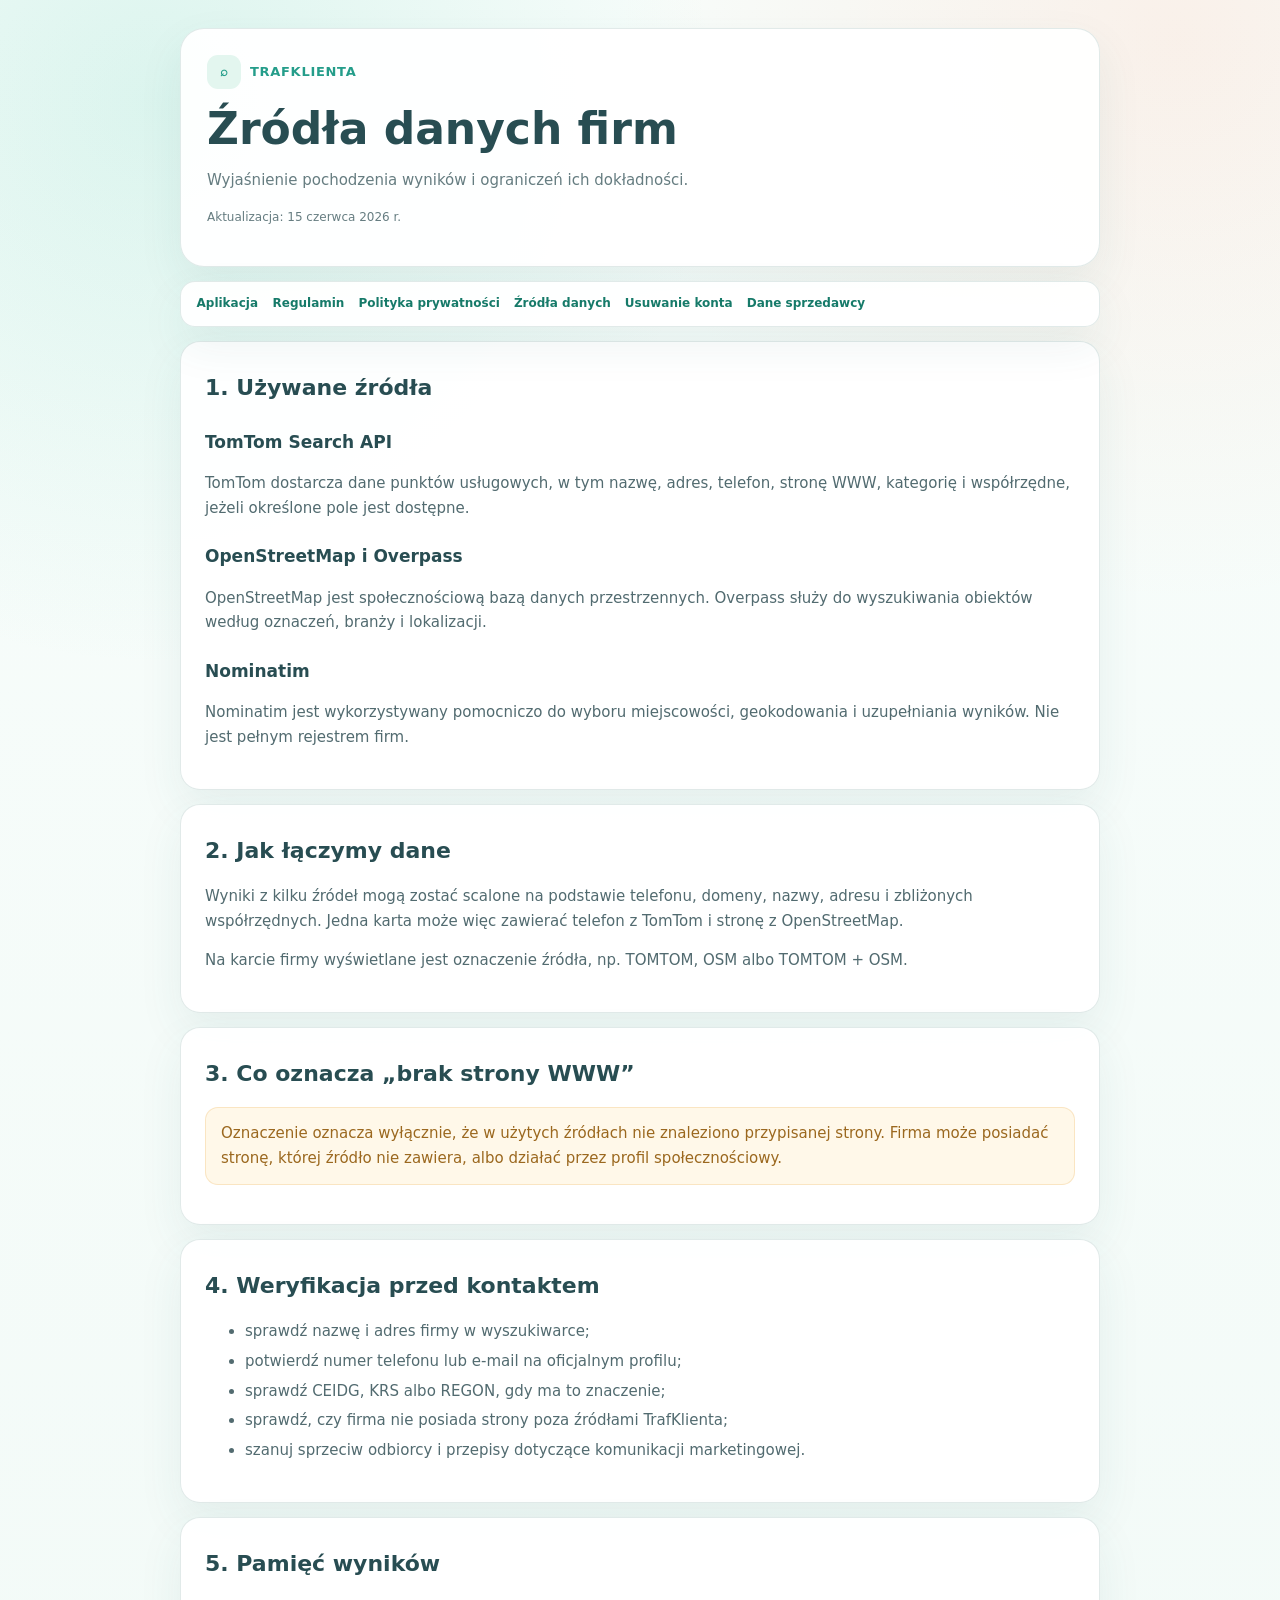
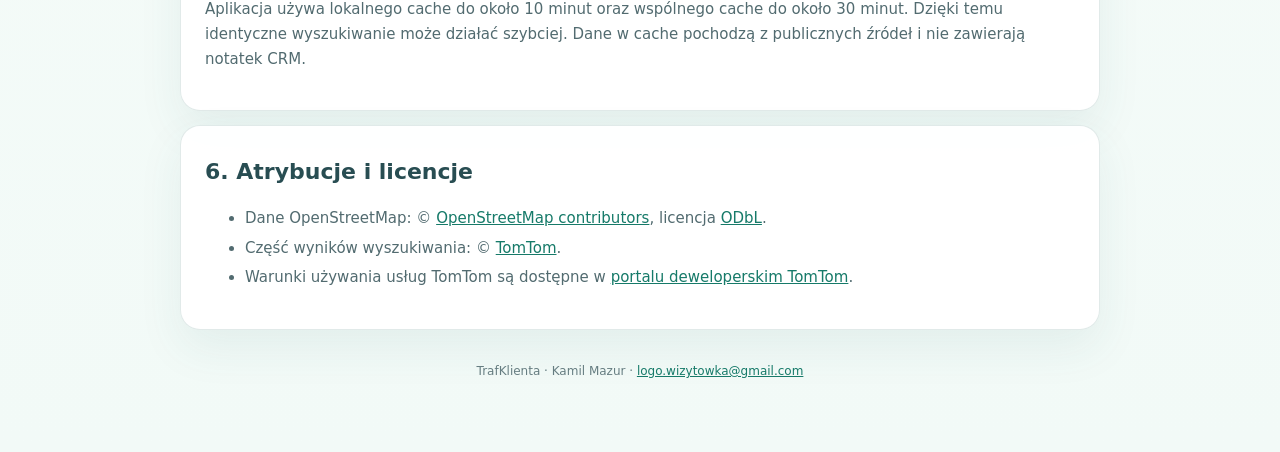
<file: data-sources.html>
<!doctype html>
    <html lang="pl">
    <head>
      <meta charset="utf-8" />
      <meta name="viewport" content="width=device-width,initial-scale=1" />
      <meta name="theme-color" content="#f2faf7" />
      <title>Źródła danych firm — TrafKlienta</title>
      <meta name="description" content="Wyjaśnienie pochodzenia wyników i ograniczeń ich dokładności." />
      <link rel="stylesheet" href="./legal.css" />
    </head>
    <body>
      <main class="page-shell">
        <header class="legal-header">
          <div class="brand"><span class="brand-mark">⌕</span> TrafKlienta</div>
          <h1>Źródła danych firm</h1>
          <p class="lead">Wyjaśnienie pochodzenia wyników i ograniczeń ich dokładności.</p>
          <p class="version">Aktualizacja: 15 czerwca 2026 r.</p>
        </header>

    <nav class="legal-nav" aria-label="Dokumenty">
      <a href="./index.html">Aplikacja</a>
      <a href="./terms.html">Regulamin</a>
      <a href="./privacy.html">Polityka prywatności</a>
      <a href="./data-sources.html">Źródła danych</a>
      <a href="./delete-account.html">Usuwanie konta</a>
          <a href="./seller-info.html">Dane sprzedawcy</a>
    </nav>


<section class="legal-card">
  <h2>1. Używane źródła</h2>
  <h3>TomTom Search API</h3>
  <p>
    TomTom dostarcza dane punktów usługowych, w tym nazwę, adres, telefon,
    stronę WWW, kategorię i współrzędne, jeżeli określone pole jest dostępne.
  </p>

  <h3>OpenStreetMap i Overpass</h3>
  <p>
    OpenStreetMap jest społecznościową bazą danych przestrzennych. Overpass
    służy do wyszukiwania obiektów według oznaczeń, branży i lokalizacji.
  </p>

  <h3>Nominatim</h3>
  <p>
    Nominatim jest wykorzystywany pomocniczo do wyboru miejscowości,
    geokodowania i uzupełniania wyników. Nie jest pełnym rejestrem firm.
  </p>
</section>

<section class="legal-card">
  <h2>2. Jak łączymy dane</h2>
  <p>
    Wyniki z kilku źródeł mogą zostać scalone na podstawie telefonu, domeny,
    nazwy, adresu i zbliżonych współrzędnych. Jedna karta może więc zawierać
    telefon z TomTom i stronę z OpenStreetMap.
  </p>
  <p>
    Na karcie firmy wyświetlane jest oznaczenie źródła, np. TOMTOM, OSM albo
    TOMTOM + OSM.
  </p>
</section>

<section class="legal-card">
  <h2>3. Co oznacza „brak strony WWW”</h2>
  <p class="notice">
    Oznaczenie oznacza wyłącznie, że w użytych źródłach nie znaleziono
    przypisanej strony. Firma może posiadać stronę, której źródło nie zawiera,
    albo działać przez profil społecznościowy.
  </p>
</section>

<section class="legal-card">
  <h2>4. Weryfikacja przed kontaktem</h2>
  <ul>
    <li>sprawdź nazwę i adres firmy w wyszukiwarce;</li>
    <li>potwierdź numer telefonu lub e-mail na oficjalnym profilu;</li>
    <li>sprawdź CEIDG, KRS albo REGON, gdy ma to znaczenie;</li>
    <li>sprawdź, czy firma nie posiada strony poza źródłami TrafKlienta;</li>
    <li>szanuj sprzeciw odbiorcy i przepisy dotyczące komunikacji marketingowej.</li>
  </ul>
</section>

<section class="legal-card">
  <h2>5. Pamięć wyników</h2>
  <p>
    Aplikacja używa lokalnego cache do około 10 minut oraz wspólnego cache do
    około 30 minut. Dzięki temu identyczne wyszukiwanie może działać szybciej.
    Dane w cache pochodzą z publicznych źródeł i nie zawierają notatek CRM.
  </p>
</section>

<section class="legal-card">
  <h2>6. Atrybucje i licencje</h2>
  <ul>
    <li>
      Dane OpenStreetMap:
      © <a href="https://www.openstreetmap.org/copyright">OpenStreetMap contributors</a>,
      licencja <a href="https://opendatacommons.org/licenses/odbl/">ODbL</a>.
    </li>
    <li>
      Część wyników wyszukiwania:
      © <a href="https://www.tomtom.com/legal/en_gb/copyrights/">TomTom</a>.
    </li>
    <li>
      Warunki używania usług TomTom są dostępne w
      <a href="https://developer.tomtom.com/terms-and-conditions">portalu deweloperskim TomTom</a>.
    </li>
  </ul>
</section>

        <footer>
          TrafKlienta · Kamil Mazur ·
          <a href="mailto:logo.wizytowka@gmail.com">logo.wizytowka@gmail.com</a>
        </footer>
      </main>
    </body>
    </html>
</file>
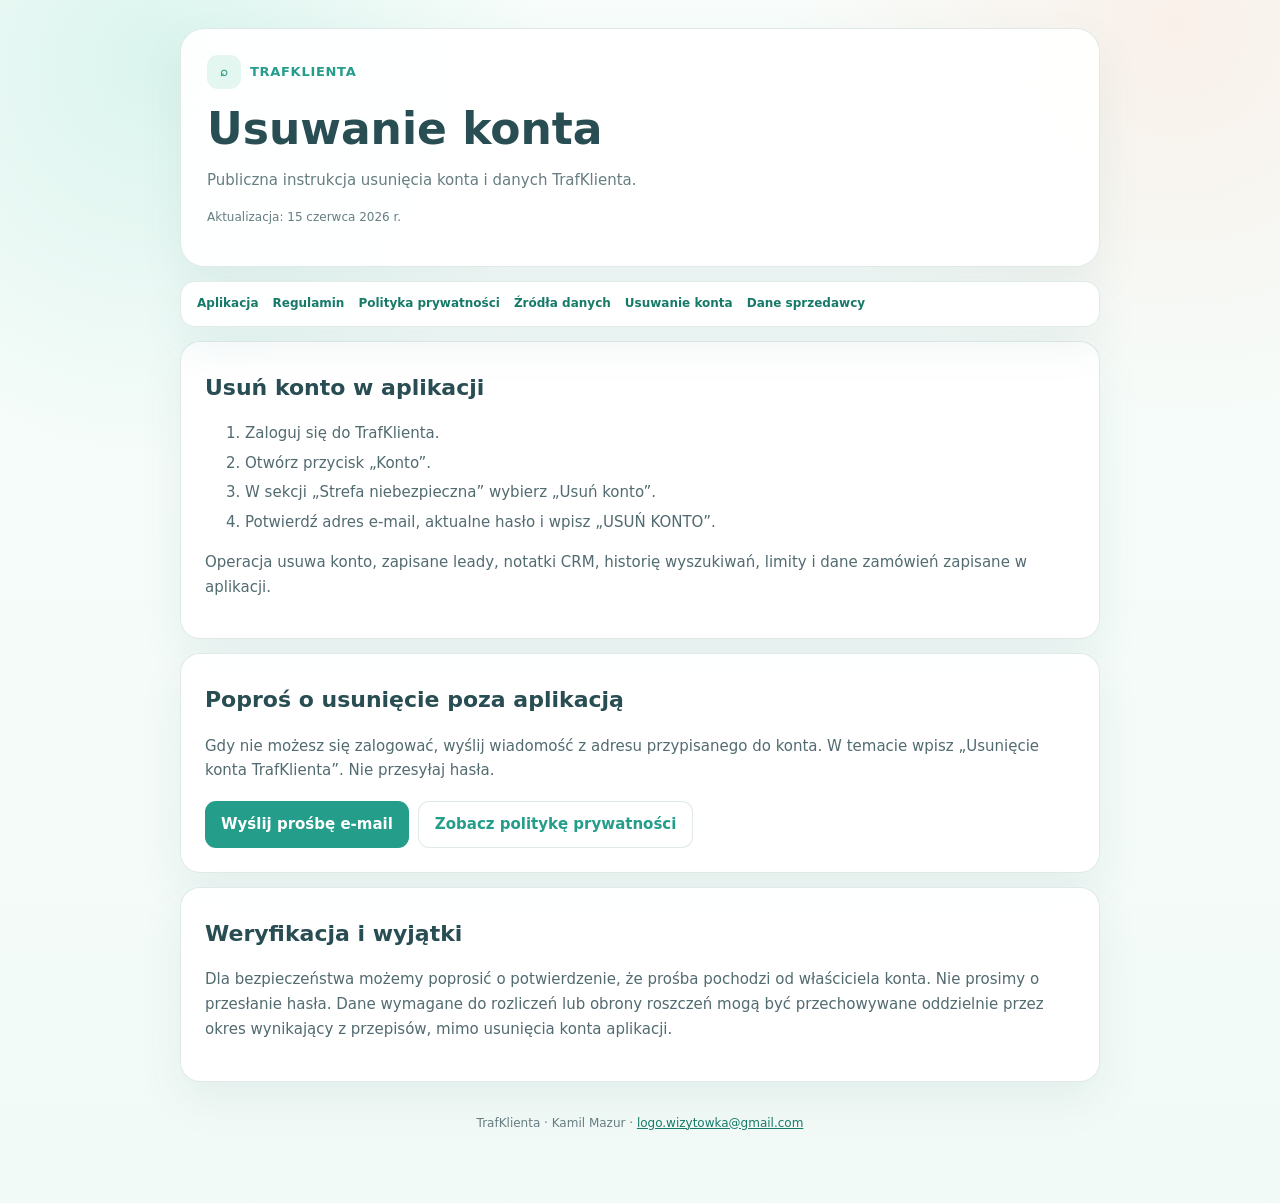
<file: delete-account.html>
<!doctype html>
    <html lang="pl">
    <head>
      <meta charset="utf-8" />
      <meta name="viewport" content="width=device-width,initial-scale=1" />
      <meta name="theme-color" content="#f2faf7" />
      <title>Usuwanie konta — TrafKlienta</title>
      <meta name="description" content="Publiczna instrukcja usunięcia konta i danych TrafKlienta." />
      <link rel="stylesheet" href="./legal.css" />
    </head>
    <body>
      <main class="page-shell">
        <header class="legal-header">
          <div class="brand"><span class="brand-mark">⌕</span> TrafKlienta</div>
          <h1>Usuwanie konta</h1>
          <p class="lead">Publiczna instrukcja usunięcia konta i danych TrafKlienta.</p>
          <p class="version">Aktualizacja: 15 czerwca 2026 r.</p>
        </header>

    <nav class="legal-nav" aria-label="Dokumenty">
      <a href="./index.html">Aplikacja</a>
      <a href="./terms.html">Regulamin</a>
      <a href="./privacy.html">Polityka prywatności</a>
      <a href="./data-sources.html">Źródła danych</a>
      <a href="./delete-account.html">Usuwanie konta</a>
          <a href="./seller-info.html">Dane sprzedawcy</a>
    </nav>


<section class="legal-card">
  <h2>Usuń konto w aplikacji</h2>
  <ol>
    <li>Zaloguj się do TrafKlienta.</li>
    <li>Otwórz przycisk „Konto”.</li>
    <li>W sekcji „Strefa niebezpieczna” wybierz „Usuń konto”.</li>
    <li>Potwierdź adres e-mail, aktualne hasło i wpisz „USUŃ KONTO”.</li>
  </ol>
  <p>
    Operacja usuwa konto, zapisane leady, notatki CRM, historię wyszukiwań,
    limity i dane zamówień zapisane w aplikacji.
  </p>
</section>

<section class="legal-card">
  <h2>Poproś o usunięcie poza aplikacją</h2>
  <p>
    Gdy nie możesz się zalogować, wyślij wiadomość z adresu przypisanego do
    konta. W temacie wpisz „Usunięcie konta TrafKlienta”. Nie przesyłaj hasła.
  </p>
  <div class="actions">
    <a class="button" href="mailto:logo.wizytowka@gmail.com?subject=Usuni%C4%99cie%20konta%20TrafKlienta&body=Prosz%C4%99%20o%20usuni%C4%99cie%20konta%20TrafKlienta%20przypisanego%20do%20tego%20adresu%20e-mail.">
      Wyślij prośbę e-mail
    </a>
    <a class="button secondary" href="./privacy.html">Zobacz politykę prywatności</a>
  </div>
</section>

<section class="legal-card">
  <h2>Weryfikacja i wyjątki</h2>
  <p>
    Dla bezpieczeństwa możemy poprosić o potwierdzenie, że prośba pochodzi od
    właściciela konta. Nie prosimy o przesłanie hasła. Dane wymagane do
    rozliczeń lub obrony roszczeń mogą być przechowywane oddzielnie przez
    okres wynikający z przepisów, mimo usunięcia konta aplikacji.
  </p>
</section>

        <footer>
          TrafKlienta · Kamil Mazur ·
          <a href="mailto:logo.wizytowka@gmail.com">logo.wizytowka@gmail.com</a>
        </footer>
      </main>
    </body>
    </html>
</file>
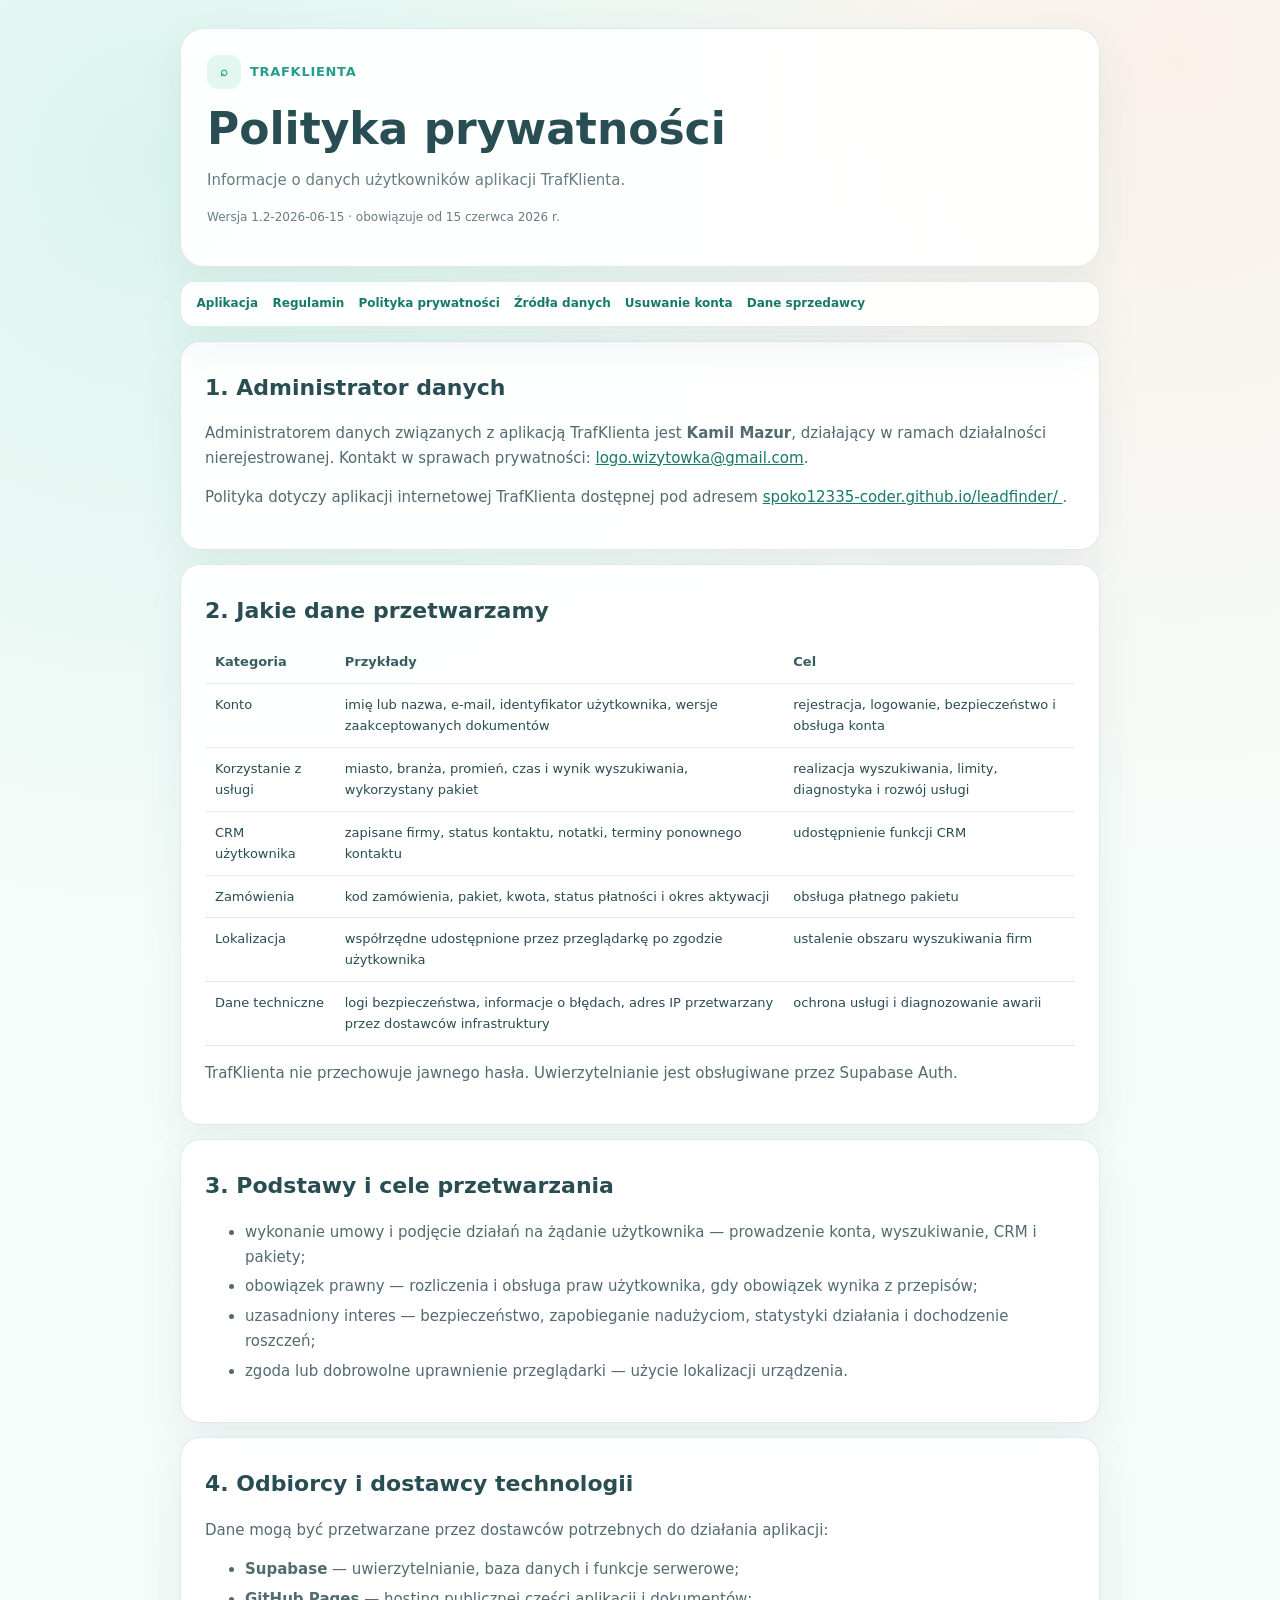
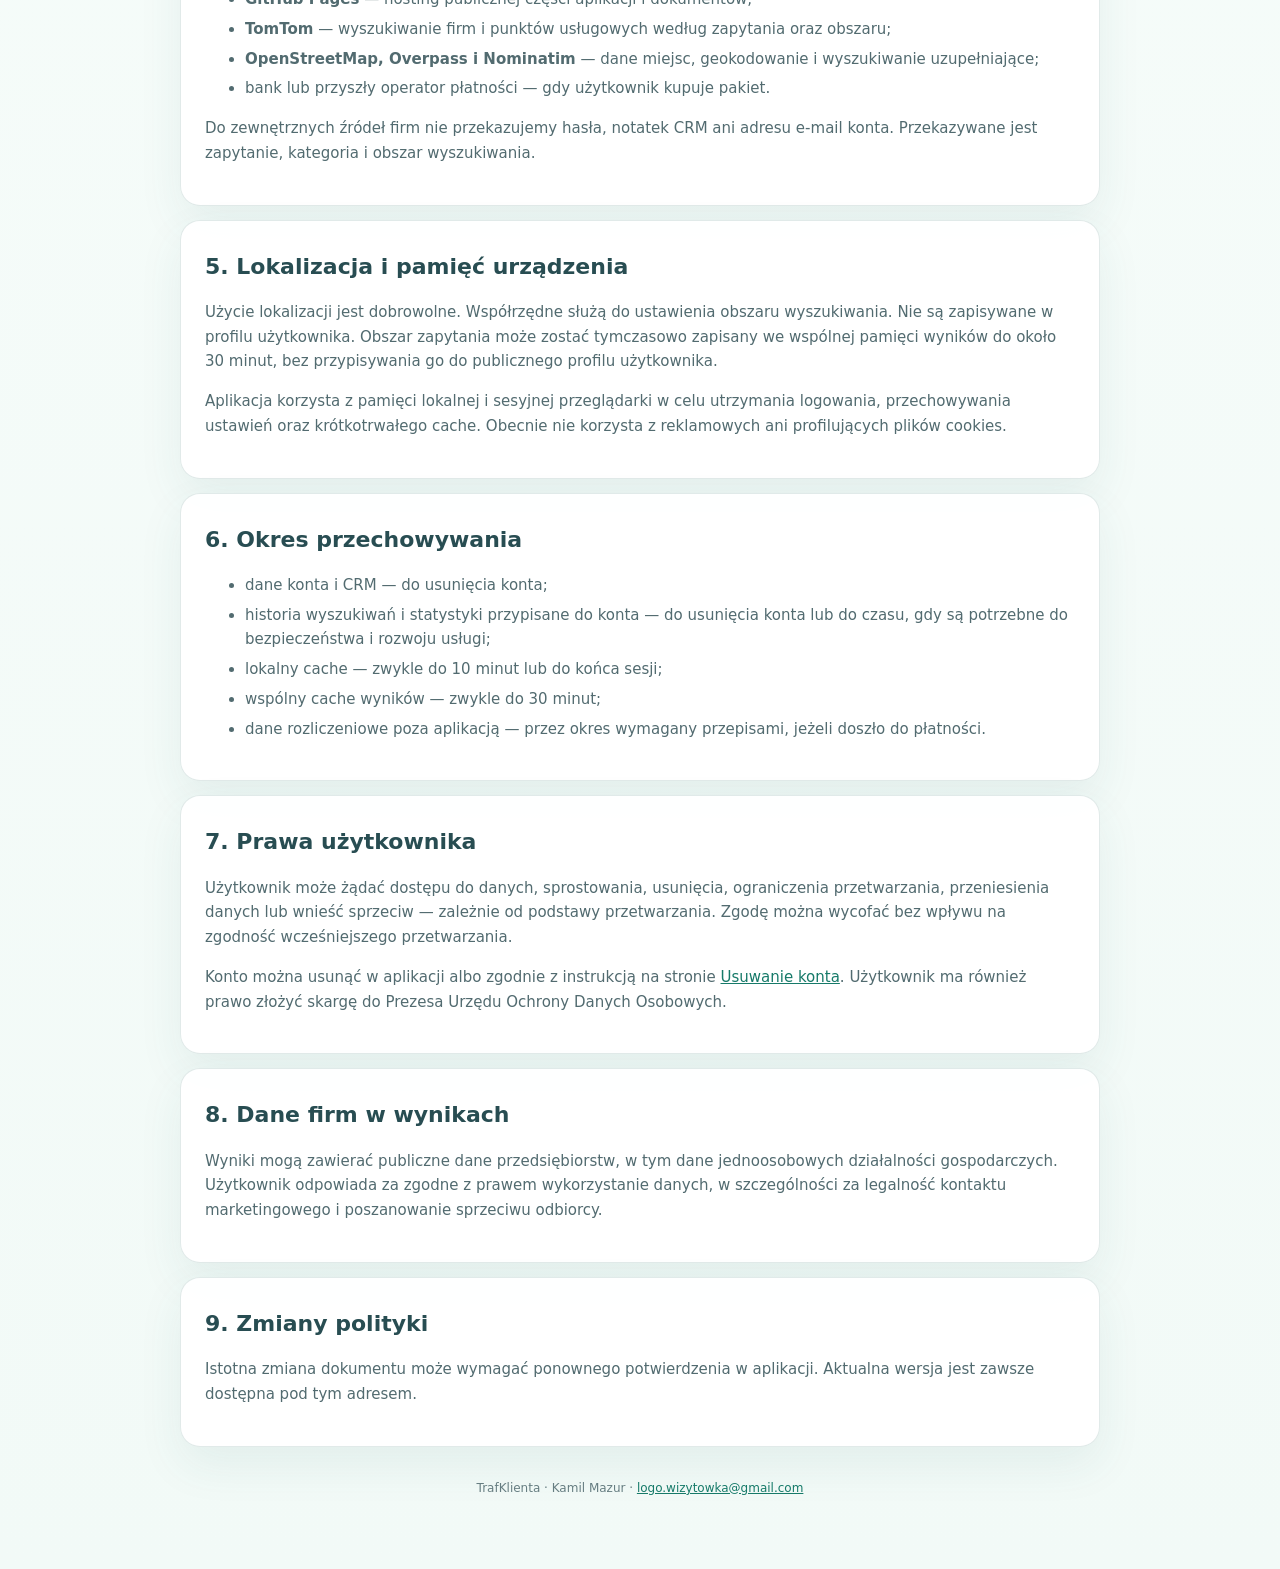
<file: privacy.html>
<!doctype html>
    <html lang="pl">
    <head>
      <meta charset="utf-8" />
      <meta name="viewport" content="width=device-width,initial-scale=1" />
      <meta name="theme-color" content="#f2faf7" />
      <title>Polityka prywatności — TrafKlienta</title>
      <meta name="description" content="Informacje o danych użytkowników aplikacji TrafKlienta." />
      <link rel="stylesheet" href="./legal.css" />
    </head>
    <body>
      <main class="page-shell">
        <header class="legal-header">
          <div class="brand"><span class="brand-mark">⌕</span> TrafKlienta</div>
          <h1>Polityka prywatności</h1>
          <p class="lead">Informacje o danych użytkowników aplikacji TrafKlienta.</p>
          <p class="version">Wersja 1.2-2026-06-15 · obowiązuje od 15 czerwca 2026 r.</p>
        </header>

    <nav class="legal-nav" aria-label="Dokumenty">
      <a href="./index.html">Aplikacja</a>
      <a href="./terms.html">Regulamin</a>
      <a href="./privacy.html">Polityka prywatności</a>
      <a href="./data-sources.html">Źródła danych</a>
      <a href="./delete-account.html">Usuwanie konta</a>
          <a href="./seller-info.html">Dane sprzedawcy</a>
    </nav>


<section class="legal-card">
  <h2>1. Administrator danych</h2>
  <p>
    Administratorem danych związanych z aplikacją TrafKlienta jest
    <strong>Kamil Mazur</strong>, działający w ramach działalności
    nierejestrowanej. Kontakt w sprawach prywatności:
    <a href="mailto:logo.wizytowka@gmail.com">logo.wizytowka@gmail.com</a>.
  </p>
  <p>
    Polityka dotyczy aplikacji internetowej TrafKlienta dostępnej pod adresem
    <a href="https://spoko12335-coder.github.io/leadfinder/">
      spoko12335-coder.github.io/leadfinder/
    </a>.
  </p>
</section>

<section class="legal-card">
  <h2>2. Jakie dane przetwarzamy</h2>
  <table class="data-table">
    <thead><tr><th>Kategoria</th><th>Przykłady</th><th>Cel</th></tr></thead>
    <tbody>
      <tr>
        <td>Konto</td>
        <td>imię lub nazwa, e-mail, identyfikator użytkownika, wersje zaakceptowanych dokumentów</td>
        <td>rejestracja, logowanie, bezpieczeństwo i obsługa konta</td>
      </tr>
      <tr>
        <td>Korzystanie z usługi</td>
        <td>miasto, branża, promień, czas i wynik wyszukiwania, wykorzystany pakiet</td>
        <td>realizacja wyszukiwania, limity, diagnostyka i rozwój usługi</td>
      </tr>
      <tr>
        <td>CRM użytkownika</td>
        <td>zapisane firmy, status kontaktu, notatki, terminy ponownego kontaktu</td>
        <td>udostępnienie funkcji CRM</td>
      </tr>
      <tr>
        <td>Zamówienia</td>
        <td>kod zamówienia, pakiet, kwota, status płatności i okres aktywacji</td>
        <td>obsługa płatnego pakietu</td>
      </tr>
      <tr>
        <td>Lokalizacja</td>
        <td>współrzędne udostępnione przez przeglądarkę po zgodzie użytkownika</td>
        <td>ustalenie obszaru wyszukiwania firm</td>
      </tr>
      <tr>
        <td>Dane techniczne</td>
        <td>logi bezpieczeństwa, informacje o błędach, adres IP przetwarzany przez dostawców infrastruktury</td>
        <td>ochrona usługi i diagnozowanie awarii</td>
      </tr>
    </tbody>
  </table>
  <p>
    TrafKlienta nie przechowuje jawnego hasła. Uwierzytelnianie jest obsługiwane
    przez Supabase Auth.
  </p>
</section>

<section class="legal-card">
  <h2>3. Podstawy i cele przetwarzania</h2>
  <ul>
    <li>wykonanie umowy i podjęcie działań na żądanie użytkownika — prowadzenie konta, wyszukiwanie, CRM i pakiety;</li>
    <li>obowiązek prawny — rozliczenia i obsługa praw użytkownika, gdy obowiązek wynika z przepisów;</li>
    <li>uzasadniony interes — bezpieczeństwo, zapobieganie nadużyciom, statystyki działania i dochodzenie roszczeń;</li>
    <li>zgoda lub dobrowolne uprawnienie przeglądarki — użycie lokalizacji urządzenia.</li>
  </ul>
</section>

<section class="legal-card">
  <h2>4. Odbiorcy i dostawcy technologii</h2>
  <p>Dane mogą być przetwarzane przez dostawców potrzebnych do działania aplikacji:</p>
  <ul>
    <li><strong>Supabase</strong> — uwierzytelnianie, baza danych i funkcje serwerowe;</li>
    <li><strong>GitHub Pages</strong> — hosting publicznej części aplikacji i dokumentów;</li>
    <li><strong>TomTom</strong> — wyszukiwanie firm i punktów usługowych według zapytania oraz obszaru;</li>
    <li><strong>OpenStreetMap, Overpass i Nominatim</strong> — dane miejsc, geokodowanie i wyszukiwanie uzupełniające;</li>
    <li>bank lub przyszły operator płatności — gdy użytkownik kupuje pakiet.</li>
  </ul>
  <p>
    Do zewnętrznych źródeł firm nie przekazujemy hasła, notatek CRM ani adresu
    e-mail konta. Przekazywane jest zapytanie, kategoria i obszar wyszukiwania.
  </p>
</section>

<section class="legal-card">
  <h2>5. Lokalizacja i pamięć urządzenia</h2>
  <p>
    Użycie lokalizacji jest dobrowolne. Współrzędne służą do ustawienia obszaru
    wyszukiwania. Nie są zapisywane w profilu użytkownika. Obszar zapytania może
    zostać tymczasowo zapisany we wspólnej pamięci wyników do około 30 minut,
    bez przypisywania go do publicznego profilu użytkownika.
  </p>
  <p>
    Aplikacja korzysta z pamięci lokalnej i sesyjnej przeglądarki w celu
    utrzymania logowania, przechowywania ustawień oraz krótkotrwałego cache.
    Obecnie nie korzysta z reklamowych ani profilujących plików cookies.
  </p>
</section>

<section class="legal-card">
  <h2>6. Okres przechowywania</h2>
  <ul>
    <li>dane konta i CRM — do usunięcia konta;</li>
    <li>historia wyszukiwań i statystyki przypisane do konta — do usunięcia konta lub do czasu, gdy są potrzebne do bezpieczeństwa i rozwoju usługi;</li>
    <li>lokalny cache — zwykle do 10 minut lub do końca sesji;</li>
    <li>wspólny cache wyników — zwykle do 30 minut;</li>
    <li>dane rozliczeniowe poza aplikacją — przez okres wymagany przepisami, jeżeli doszło do płatności.</li>
  </ul>
</section>

<section class="legal-card">
  <h2>7. Prawa użytkownika</h2>
  <p>
    Użytkownik może żądać dostępu do danych, sprostowania, usunięcia,
    ograniczenia przetwarzania, przeniesienia danych lub wnieść sprzeciw —
    zależnie od podstawy przetwarzania. Zgodę można wycofać bez wpływu na
    zgodność wcześniejszego przetwarzania.
  </p>
  <p>
    Konto można usunąć w aplikacji albo zgodnie z instrukcją na stronie
    <a href="./delete-account.html">Usuwanie konta</a>. Użytkownik ma również
    prawo złożyć skargę do Prezesa Urzędu Ochrony Danych Osobowych.
  </p>
</section>

<section class="legal-card">
  <h2>8. Dane firm w wynikach</h2>
  <p>
    Wyniki mogą zawierać publiczne dane przedsiębiorstw, w tym dane
    jednoosobowych działalności gospodarczych. Użytkownik odpowiada za zgodne
    z prawem wykorzystanie danych, w szczególności za legalność kontaktu
    marketingowego i poszanowanie sprzeciwu odbiorcy.
  </p>
</section>

<section class="legal-card">
  <h2>9. Zmiany polityki</h2>
  <p>
    Istotna zmiana dokumentu może wymagać ponownego potwierdzenia w aplikacji.
    Aktualna wersja jest zawsze dostępna pod tym adresem.
  </p>
</section>

        <footer>
          TrafKlienta · Kamil Mazur ·
          <a href="mailto:logo.wizytowka@gmail.com">logo.wizytowka@gmail.com</a>
        </footer>
      </main>
    </body>
    </html>
</file>
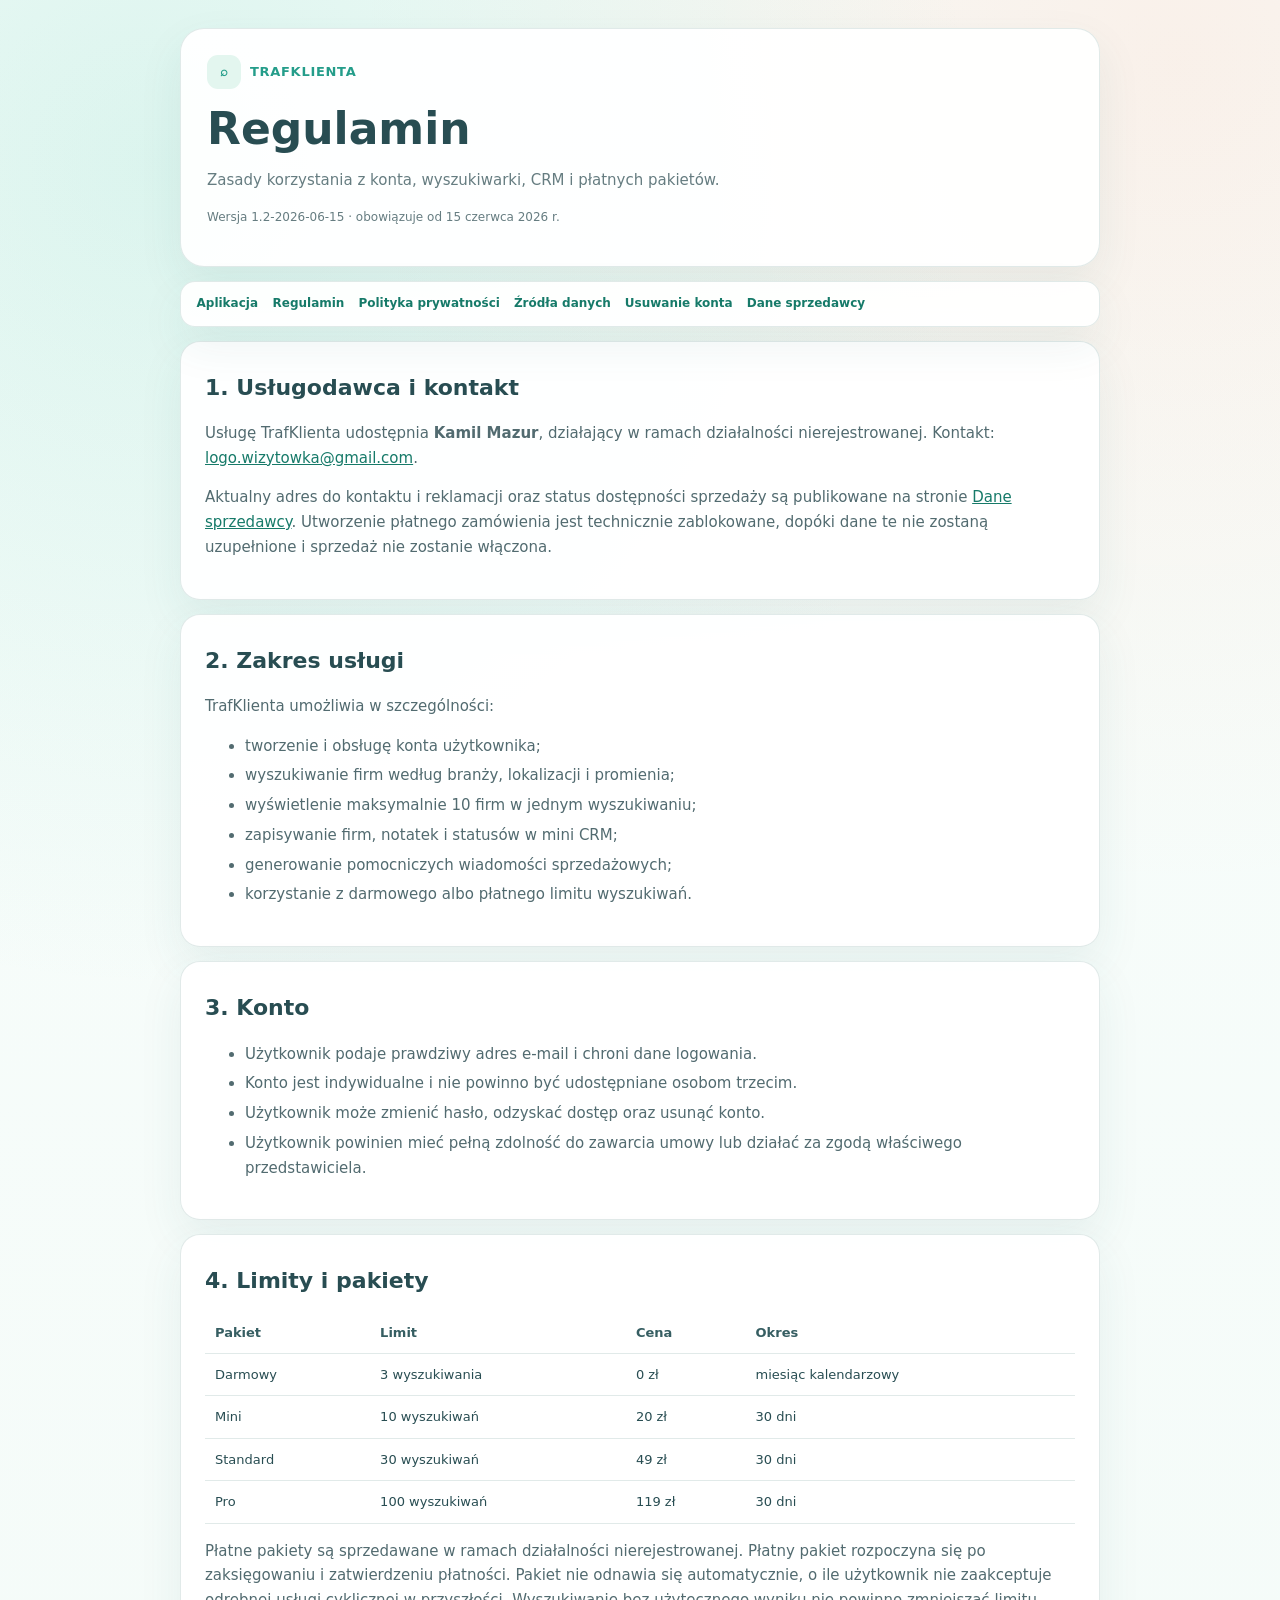
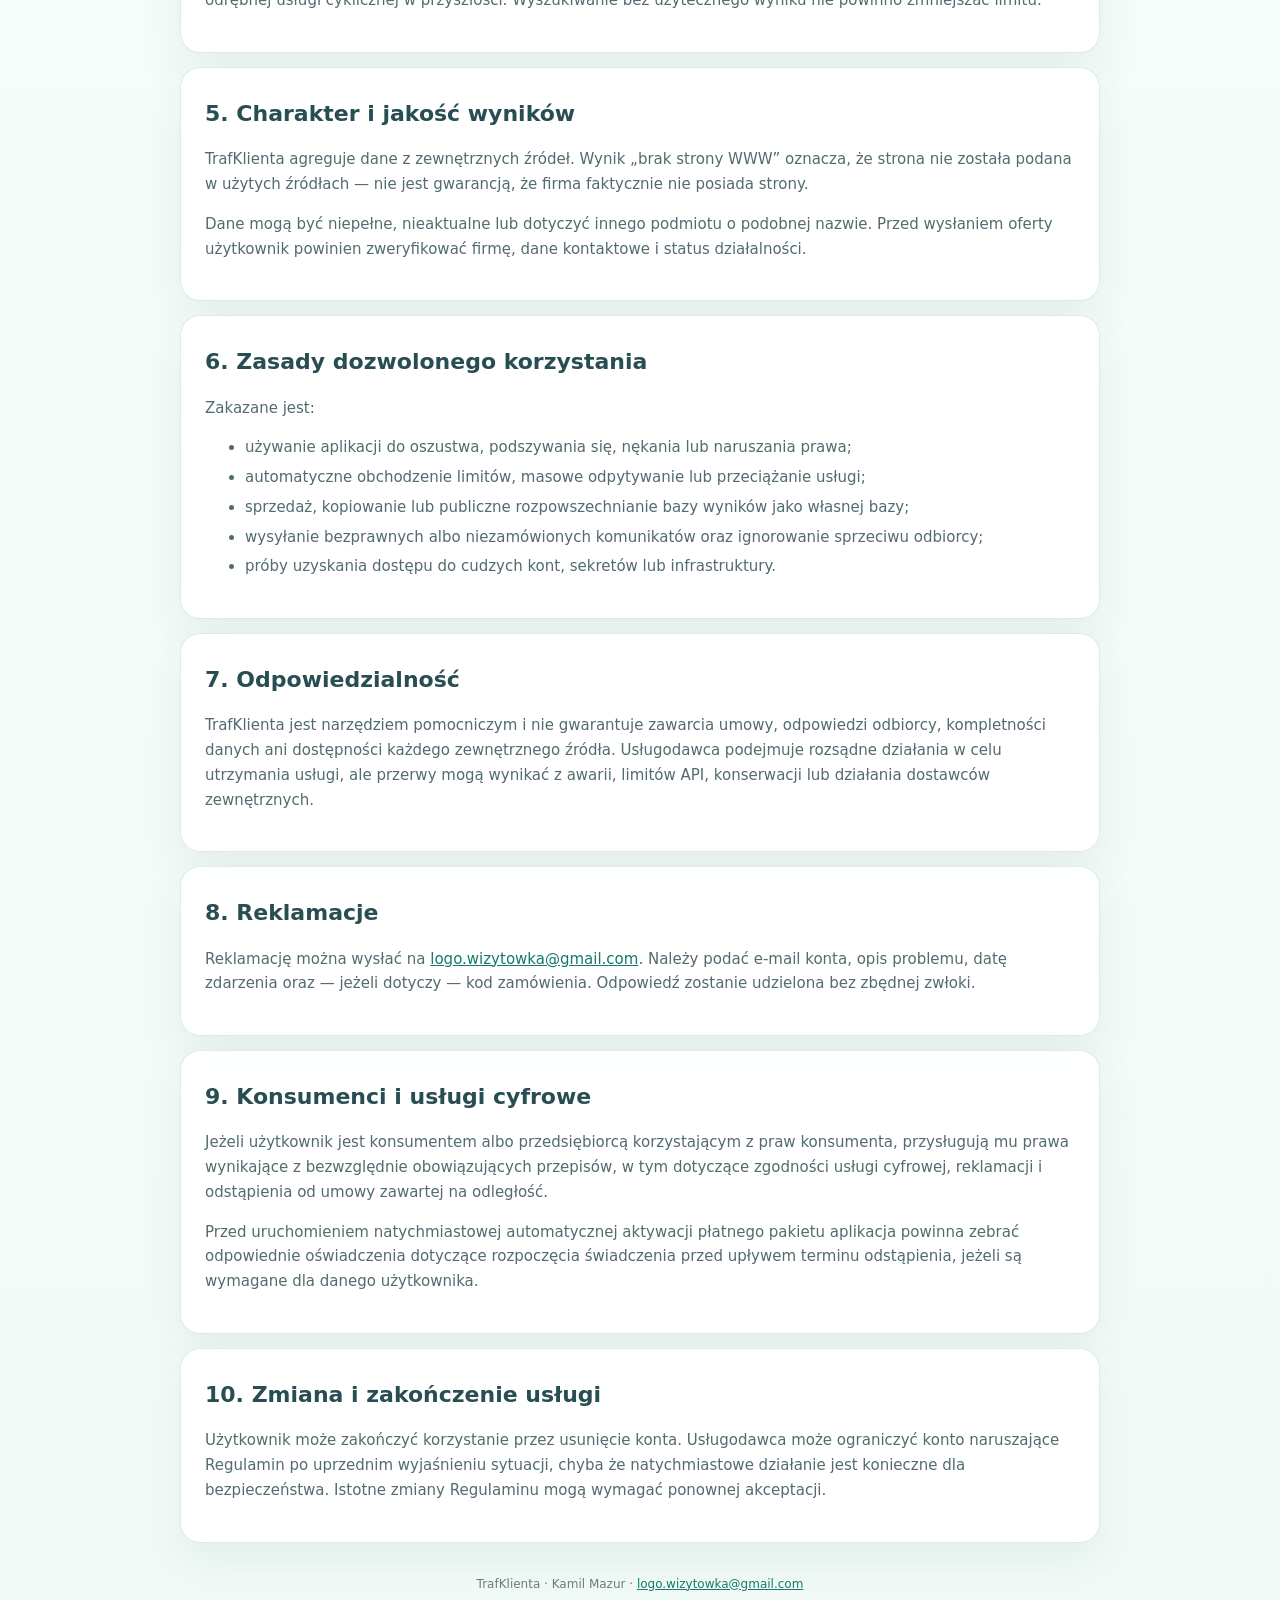
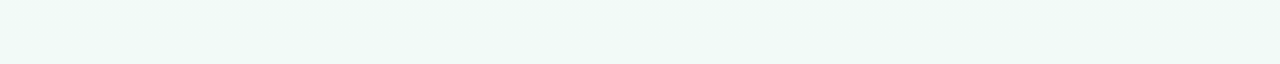
<file: terms.html>
<!doctype html>
    <html lang="pl">
    <head>
      <meta charset="utf-8" />
      <meta name="viewport" content="width=device-width,initial-scale=1" />
      <meta name="theme-color" content="#f2faf7" />
      <title>Regulamin — TrafKlienta</title>
      <meta name="description" content="Zasady korzystania z konta, wyszukiwarki, CRM i płatnych pakietów." />
      <link rel="stylesheet" href="./legal.css" />
    </head>
    <body>
      <main class="page-shell">
        <header class="legal-header">
          <div class="brand"><span class="brand-mark">⌕</span> TrafKlienta</div>
          <h1>Regulamin</h1>
          <p class="lead">Zasady korzystania z konta, wyszukiwarki, CRM i płatnych pakietów.</p>
          <p class="version">Wersja 1.2-2026-06-15 · obowiązuje od 15 czerwca 2026 r.</p>
        </header>

    <nav class="legal-nav" aria-label="Dokumenty">
      <a href="./index.html">Aplikacja</a>
      <a href="./terms.html">Regulamin</a>
      <a href="./privacy.html">Polityka prywatności</a>
      <a href="./data-sources.html">Źródła danych</a>
      <a href="./delete-account.html">Usuwanie konta</a>
          <a href="./seller-info.html">Dane sprzedawcy</a>
    </nav>


<section class="legal-card">
  <h2>1. Usługodawca i kontakt</h2>
  <p>
    Usługę TrafKlienta udostępnia <strong>Kamil Mazur</strong>, działający
    w ramach działalności nierejestrowanej. Kontakt:
    <a href="mailto:logo.wizytowka@gmail.com">logo.wizytowka@gmail.com</a>.
  </p>
  <p>
    Aktualny adres do kontaktu i reklamacji oraz status dostępności sprzedaży
    są publikowane na stronie
    <a href="./seller-info.html">Dane sprzedawcy</a>. Utworzenie płatnego
    zamówienia jest technicznie zablokowane, dopóki dane te nie zostaną
    uzupełnione i sprzedaż nie zostanie włączona.
  </p>
</section>

<section class="legal-card">
  <h2>2. Zakres usługi</h2>
  <p>TrafKlienta umożliwia w szczególności:</p>
  <ul>
    <li>tworzenie i obsługę konta użytkownika;</li>
    <li>wyszukiwanie firm według branży, lokalizacji i promienia;</li>
    <li>wyświetlenie maksymalnie 10 firm w jednym wyszukiwaniu;</li>
    <li>zapisywanie firm, notatek i statusów w mini CRM;</li>
    <li>generowanie pomocniczych wiadomości sprzedażowych;</li>
    <li>korzystanie z darmowego albo płatnego limitu wyszukiwań.</li>
  </ul>
</section>

<section class="legal-card">
  <h2>3. Konto</h2>
  <ul>
    <li>Użytkownik podaje prawdziwy adres e-mail i chroni dane logowania.</li>
    <li>Konto jest indywidualne i nie powinno być udostępniane osobom trzecim.</li>
    <li>Użytkownik może zmienić hasło, odzyskać dostęp oraz usunąć konto.</li>
    <li>Użytkownik powinien mieć pełną zdolność do zawarcia umowy lub działać za zgodą właściwego przedstawiciela.</li>
  </ul>
</section>

<section class="legal-card">
  <h2>4. Limity i pakiety</h2>
  <table class="data-table">
    <thead><tr><th>Pakiet</th><th>Limit</th><th>Cena</th><th>Okres</th></tr></thead>
    <tbody>
      <tr><td>Darmowy</td><td>3 wyszukiwania</td><td>0 zł</td><td>miesiąc kalendarzowy</td></tr>
      <tr><td>Mini</td><td>10 wyszukiwań</td><td>20 zł</td><td>30 dni</td></tr>
      <tr><td>Standard</td><td>30 wyszukiwań</td><td>49 zł</td><td>30 dni</td></tr>
      <tr><td>Pro</td><td>100 wyszukiwań</td><td>119 zł</td><td>30 dni</td></tr>
    </tbody>
  </table>
  <p>
    Płatne pakiety są sprzedawane w ramach działalności nierejestrowanej.
    Płatny pakiet rozpoczyna się po zaksięgowaniu i zatwierdzeniu płatności.
    Pakiet nie odnawia się automatycznie, o ile użytkownik nie zaakceptuje
    odrębnej usługi cyklicznej w przyszłości. Wyszukiwanie bez użytecznego
    wyniku nie powinno zmniejszać limitu.
  </p>
</section>

<section class="legal-card">
  <h2>5. Charakter i jakość wyników</h2>
  <p>
    TrafKlienta agreguje dane z zewnętrznych źródeł. Wynik „brak strony WWW”
    oznacza, że strona nie została podana w użytych źródłach — nie jest
    gwarancją, że firma faktycznie nie posiada strony.
  </p>
  <p>
    Dane mogą być niepełne, nieaktualne lub dotyczyć innego podmiotu o podobnej
    nazwie. Przed wysłaniem oferty użytkownik powinien zweryfikować firmę,
    dane kontaktowe i status działalności.
  </p>
</section>

<section class="legal-card">
  <h2>6. Zasady dozwolonego korzystania</h2>
  <p>Zakazane jest:</p>
  <ul>
    <li>używanie aplikacji do oszustwa, podszywania się, nękania lub naruszania prawa;</li>
    <li>automatyczne obchodzenie limitów, masowe odpytywanie lub przeciążanie usługi;</li>
    <li>sprzedaż, kopiowanie lub publiczne rozpowszechnianie bazy wyników jako własnej bazy;</li>
    <li>wysyłanie bezprawnych albo niezamówionych komunikatów oraz ignorowanie sprzeciwu odbiorcy;</li>
    <li>próby uzyskania dostępu do cudzych kont, sekretów lub infrastruktury.</li>
  </ul>
</section>

<section class="legal-card">
  <h2>7. Odpowiedzialność</h2>
  <p>
    TrafKlienta jest narzędziem pomocniczym i nie gwarantuje zawarcia umowy,
    odpowiedzi odbiorcy, kompletności danych ani dostępności każdego
    zewnętrznego źródła. Usługodawca podejmuje rozsądne działania w celu
    utrzymania usługi, ale przerwy mogą wynikać z awarii, limitów API,
    konserwacji lub działania dostawców zewnętrznych.
  </p>
</section>

<section class="legal-card">
  <h2>8. Reklamacje</h2>
  <p>
    Reklamację można wysłać na
    <a href="mailto:logo.wizytowka@gmail.com">logo.wizytowka@gmail.com</a>.
    Należy podać e-mail konta, opis problemu, datę zdarzenia oraz — jeżeli
    dotyczy — kod zamówienia. Odpowiedź zostanie udzielona bez zbędnej zwłoki.
  </p>
</section>

<section class="legal-card">
  <h2>9. Konsumenci i usługi cyfrowe</h2>
  <p>
    Jeżeli użytkownik jest konsumentem albo przedsiębiorcą korzystającym z
    praw konsumenta, przysługują mu prawa wynikające z bezwzględnie
    obowiązujących przepisów, w tym dotyczące zgodności usługi cyfrowej,
    reklamacji i odstąpienia od umowy zawartej na odległość.
  </p>
  <p>
    Przed uruchomieniem natychmiastowej automatycznej aktywacji płatnego
    pakietu aplikacja powinna zebrać odpowiednie oświadczenia dotyczące
    rozpoczęcia świadczenia przed upływem terminu odstąpienia, jeżeli są
    wymagane dla danego użytkownika.
  </p>
</section>

<section class="legal-card">
  <h2>10. Zmiana i zakończenie usługi</h2>
  <p>
    Użytkownik może zakończyć korzystanie przez usunięcie konta. Usługodawca
    może ograniczyć konto naruszające Regulamin po uprzednim wyjaśnieniu
    sytuacji, chyba że natychmiastowe działanie jest konieczne dla
    bezpieczeństwa. Istotne zmiany Regulaminu mogą wymagać ponownej akceptacji.
  </p>
</section>

        <footer>
          TrafKlienta · Kamil Mazur ·
          <a href="mailto:logo.wizytowka@gmail.com">logo.wizytowka@gmail.com</a>
        </footer>
      </main>
    </body>
    </html>
</file>
<file: legal.css>
:root {
  --bg: #f2faf7;
  --card: #ffffff;
  --text: #284d52;
  --muted: #667d81;
  --accent: #249d8a;
  --border: rgba(43,105,99,.14);
  --warning: #9b681f;
}
* { box-sizing: border-box; }
html { scroll-behavior: smooth; }
body {
  margin: 0;
  min-height: 100vh;
  color: var(--text);
  background:
    radial-gradient(circle at 12% 5%, rgba(90,206,179,.18), transparent 25%),
    radial-gradient(circle at 92% 2%, rgba(255,174,142,.16), transparent 24%),
    linear-gradient(180deg, #f8fdfb, var(--bg));
  font: 15px/1.65 system-ui, -apple-system, BlinkMacSystemFont, "Segoe UI", sans-serif;
}
a { color: #167a69; }
.page-shell {
  width: min(100% - 28px, 920px);
  margin: 0 auto;
  padding: 28px 0 52px;
}
.legal-header,
.legal-card,
.legal-nav {
  border: 1px solid var(--border);
  background: rgba(255,255,255,.94);
  box-shadow: 0 18px 45px rgba(43,105,96,.08);
}
.legal-header {
  padding: 26px;
  border-radius: 24px;
}
.brand {
  display: inline-flex;
  align-items: center;
  gap: 9px;
  color: var(--accent);
  font-size: 13px;
  font-weight: 900;
  letter-spacing: .7px;
  text-transform: uppercase;
}
.brand-mark {
  display: grid;
  place-items: center;
  width: 34px;
  height: 34px;
  border-radius: 11px;
  background: #e3f6ef;
}
h1 {
  margin: 15px 0 6px;
  font-size: clamp(29px, 6vw, 44px);
  line-height: 1.12;
}
.lead, .version { color: var(--muted); }
.version { margin-top: 12px; font-size: 12px; }
.legal-nav {
  position: sticky;
  top: 10px;
  z-index: 2;
  display: flex;
  flex-wrap: wrap;
  gap: 8px 14px;
  margin: 14px 0;
  padding: 12px 16px;
  border-radius: 15px;
}
.legal-nav a {
  font-size: 12px;
  font-weight: 750;
  text-decoration: none;
}
.legal-card {
  margin: 14px 0;
  padding: 24px;
  border-radius: 20px;
}
h2 { margin: 4px 0 12px; font-size: 22px; }
h3 { margin: 22px 0 8px; font-size: 17px; }
p, li { color: #526b70; }
li + li { margin-top: 5px; }
.notice {
  padding: 13px 15px;
  border: 1px solid rgba(230,161,57,.22);
  border-radius: 13px;
  background: #fff8e9;
  color: var(--warning);
}
.data-table {
  width: 100%;
  border-collapse: collapse;
  margin: 12px 0;
  font-size: 13px;
}
.data-table th,
.data-table td {
  padding: 10px;
  border-bottom: 1px solid var(--border);
  text-align: left;
  vertical-align: top;
}
.data-table th { color: #365e62; }
.actions {
  display: flex;
  flex-wrap: wrap;
  gap: 9px;
  margin-top: 18px;
}
.button {
  display: inline-flex;
  align-items: center;
  justify-content: center;
  min-height: 43px;
  padding: 10px 16px;
  border-radius: 11px;
  background: var(--accent);
  color: white;
  font-weight: 850;
  text-decoration: none;
}
.button.secondary {
  border: 1px solid var(--border);
  background: white;
  color: var(--accent);
}
footer {
  padding: 18px;
  color: var(--muted);
  font-size: 12px;
  text-align: center;
}
@media (max-width: 600px) {
  .legal-header, .legal-card { padding: 19px; }
  .data-table { display: block; overflow-x: auto; }
}
</file>
